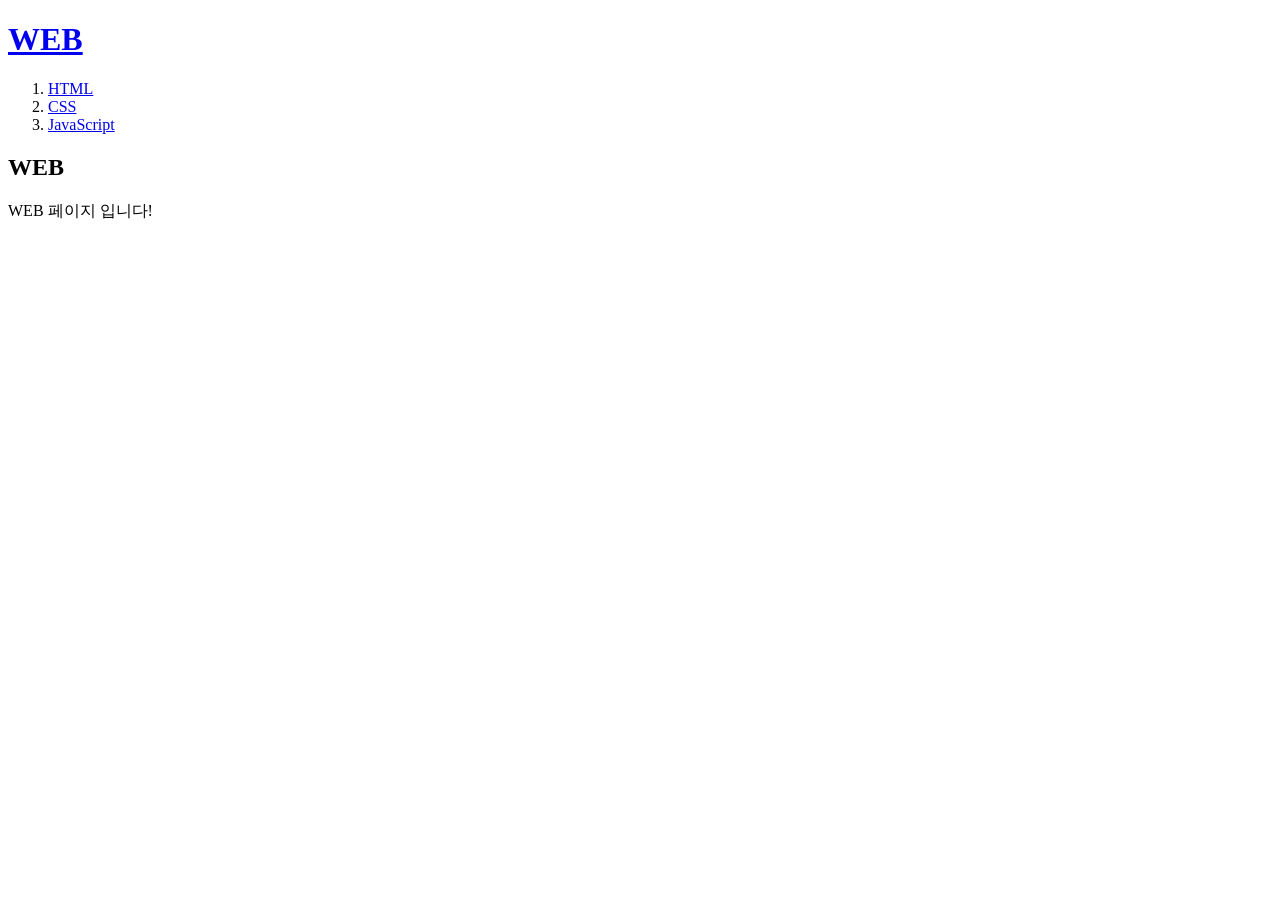
<file: Life-Coding-main/WEB/WEB1 - HTML & Internet/index.html>
<!doctype html>
<html>
    <head>
        <title>WEB1 - Welcome</title>
        <meta charset="utf-8">  <!-- utf-8 로 문서를 읽어줌. 한글 안깨지게 하기 위함 -->
    </head>
    <body>
        <h1><a href="index.html">WEB</a></h1>
        <ol>
            <li><a href="1.html">HTML</a></li>
            <li><a href="2.html">CSS</a></li>
            <li><a href="3.html">JavaScript</a></li>
        </ol>

        <h2>WEB</h2>
        <!-- <a>는 anchor(닻)이라는 뜻으로 링크를 걸어주는 tag임! -->
        <p>
            WEB 페이지 입니다!
        </p>
    </body>
</html>
</file>
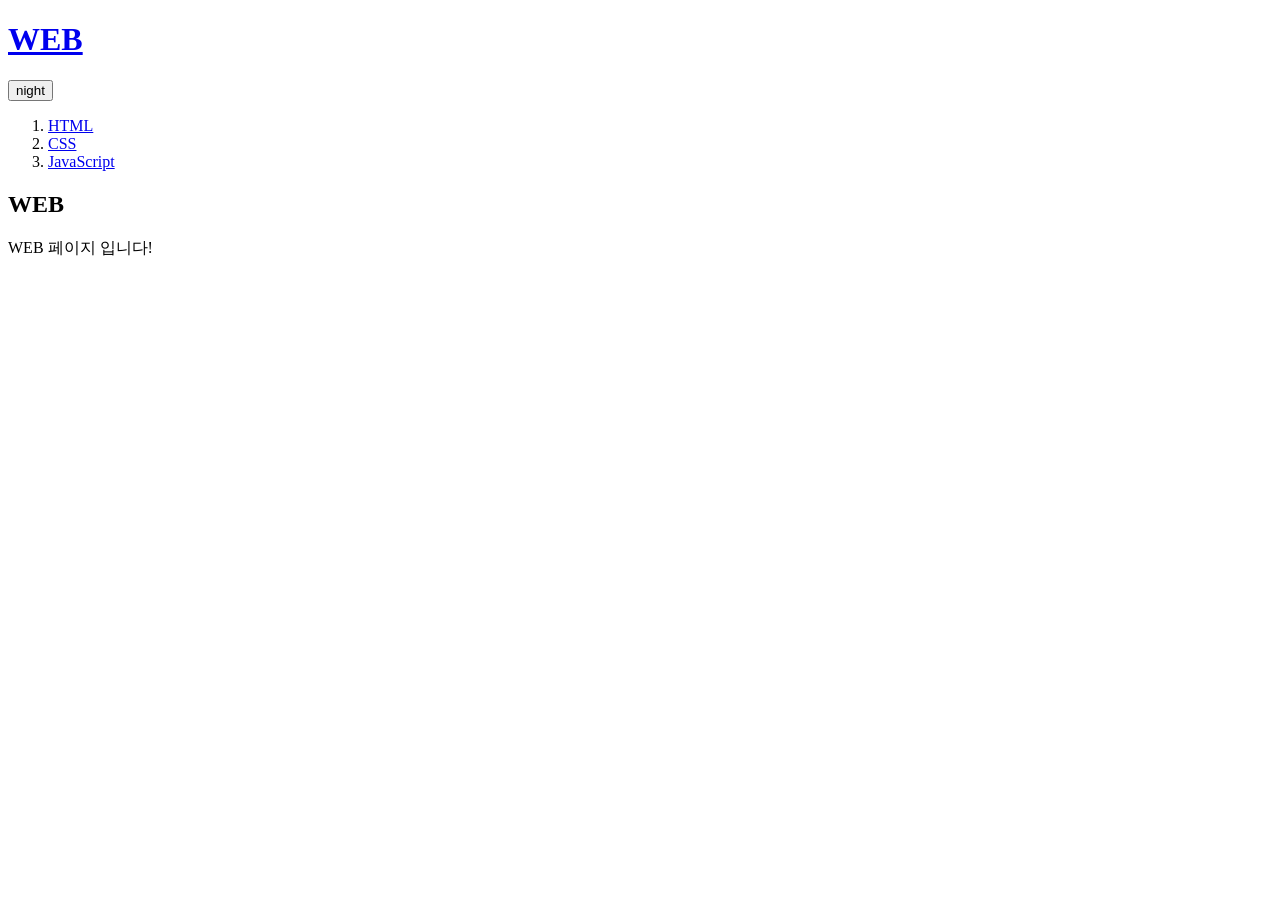
<file: Life-Coding-main/WEB/WEB2 - JavaScript/index.html>
<!doctype html>
<html>
    <head>
        <title>WEB1 - Welcome</title>
        <meta charset="utf-8">  <!-- utf-8 로 문서를 읽어줌. 한글 안깨지게 하기 위함 -->
        <script src='colors.js'></script>
    </head>
    <body>
        <h1><a href="index.html">WEB</a></h1>
        <input id='night_day' type='button' value='night' onclick="
            nightDayHandler(this)
        ">
        <ol>
            <li><a href="1.html">HTML</a></li>
            <li><a href="2.html">CSS</a></li>
            <li><a href="3.html">JavaScript</a></li>
        </ol>

        <h2>WEB</h2>
        <!-- <a>는 anchor(닻)이라는 뜻으로 링크를 걸어주는 tag임! -->
        <p>
            WEB 페이지 입니다!
        </p>
    </body>
</html>
</file>
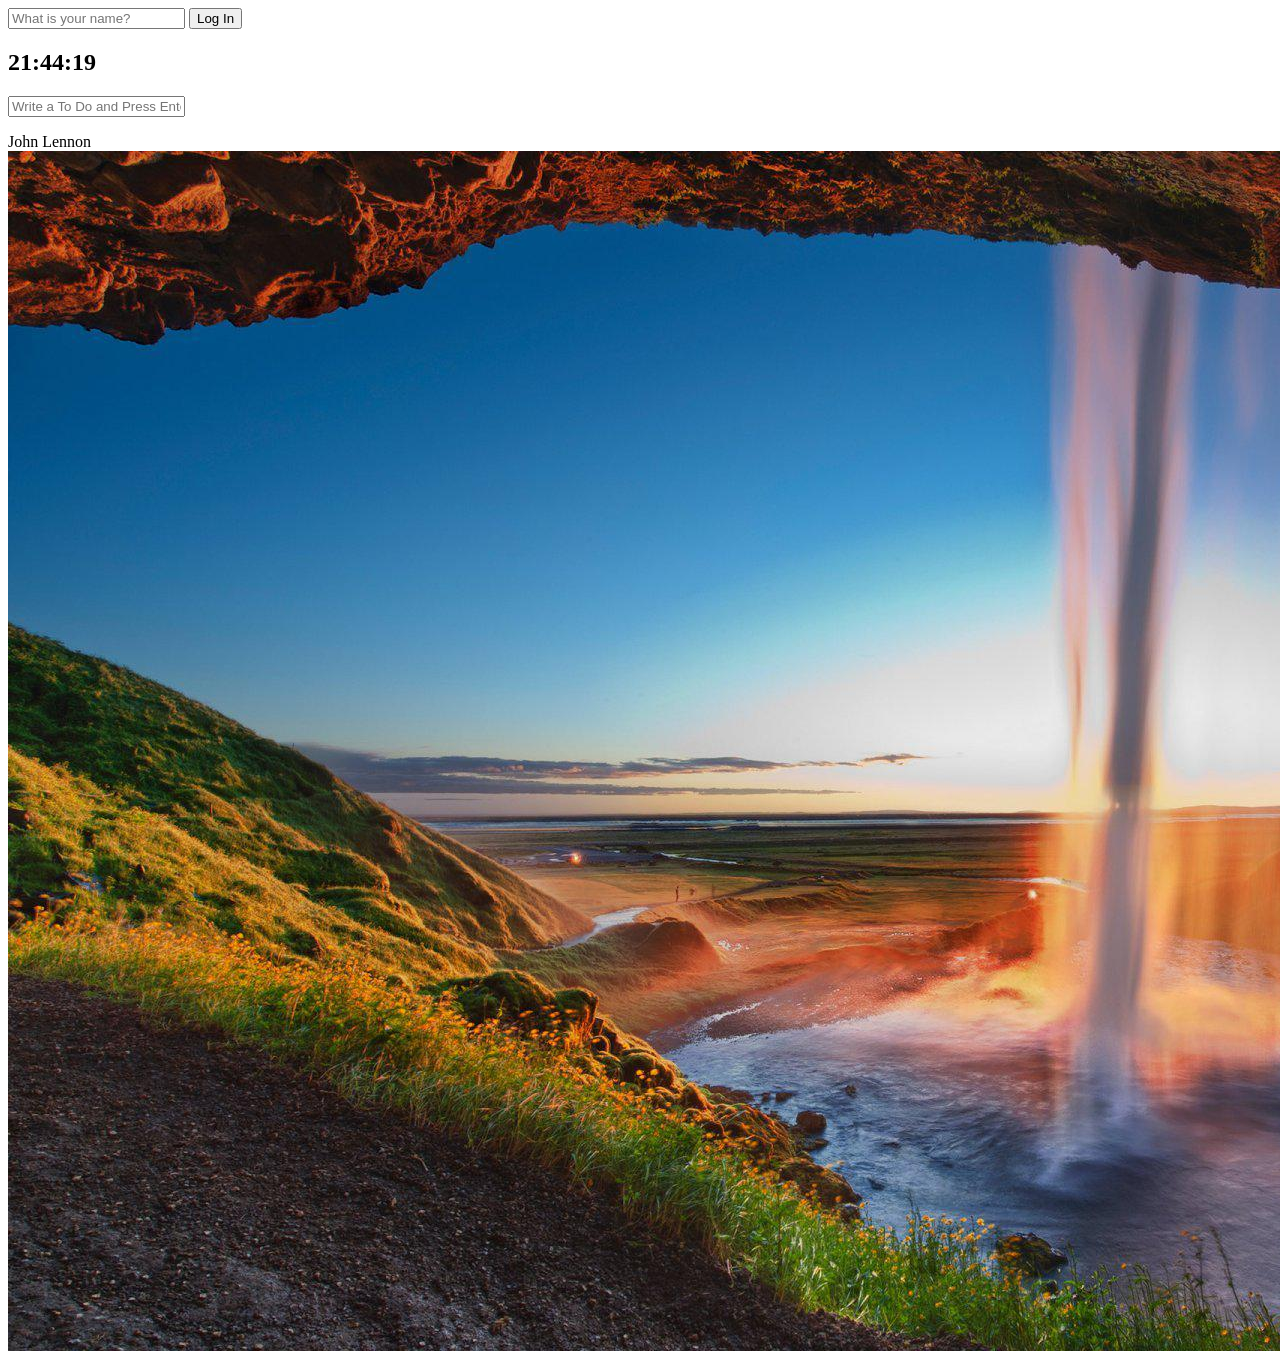
<file: NomadCoder/Nomad-Coders-main/Cloning-Chrome-App-with-VanillaJS/momentum/index.html>
<!DOCTYPE html>
<html lang="en">
<head>
    <meta charset="UTF-8">
    <meta name="viewport" content="width=device-width, initial-scale=1.0">
    <meta http-equiv="X-UA-Compatible" content="ie=edge">
    <link rel='stylesheet' href="css/style.css" />
    <title>Momentum App</title>
</head>
<body>
    <form class="hidden" id="login-form">
        <input 
            required
            maxlength="15"
            type="text"
            placeholder="What is your name?"
        />
        <button>Log In</button>
    </form>

    <h2 id="clock">00:00</h2>
    <h1 id="greeting" class="hidden"></h1>
    <form id="todo-form">
        <input type="text" placeholder="Write a To Do and Press Enter" required />
    </form>
    <ul id="todo-list"></ul>
    <div id="quote">
        <span></span>
        <span></span>
    </div>

    <script src='js/greeting.js'></script>
    <script src='js/clock.js'></script>
    <script src='js/quotes.js'></script>
    <script src='js/background.js'></script>
    <script src='js/todo.js'></script>
</body>
</html>
</file>
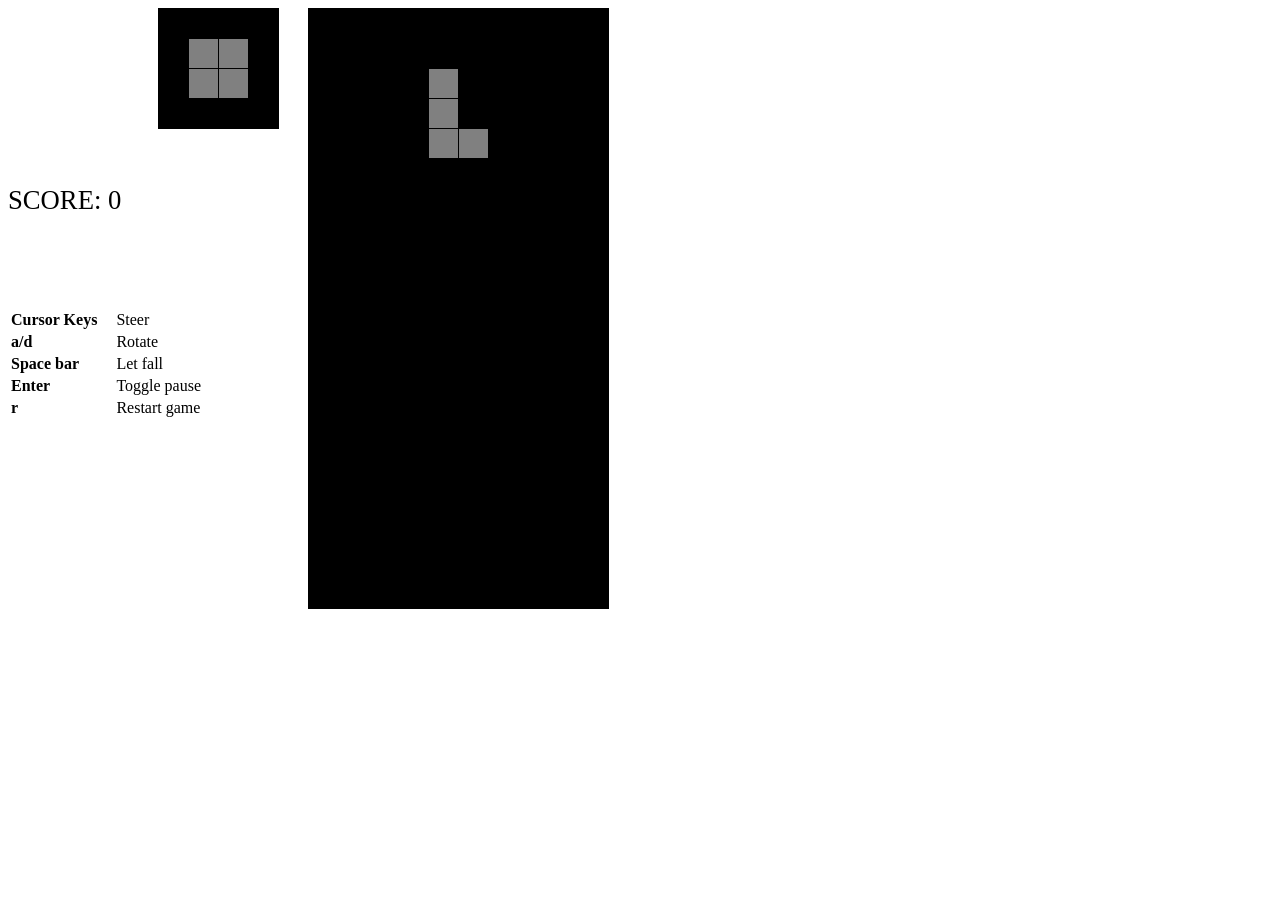
<file: tetris-on-a-plane-master/tetris.html>
<!doctype html>
<html>
<head>
<meta charset="utf-8">
<title>Tetris</title>
<link rel="stylesheet" type="text/css" href="tetris.css">
<script src="tetris.js"></script>
</head>
<body onload="tetris_run(document.body)">
</body>
</html>
</file>
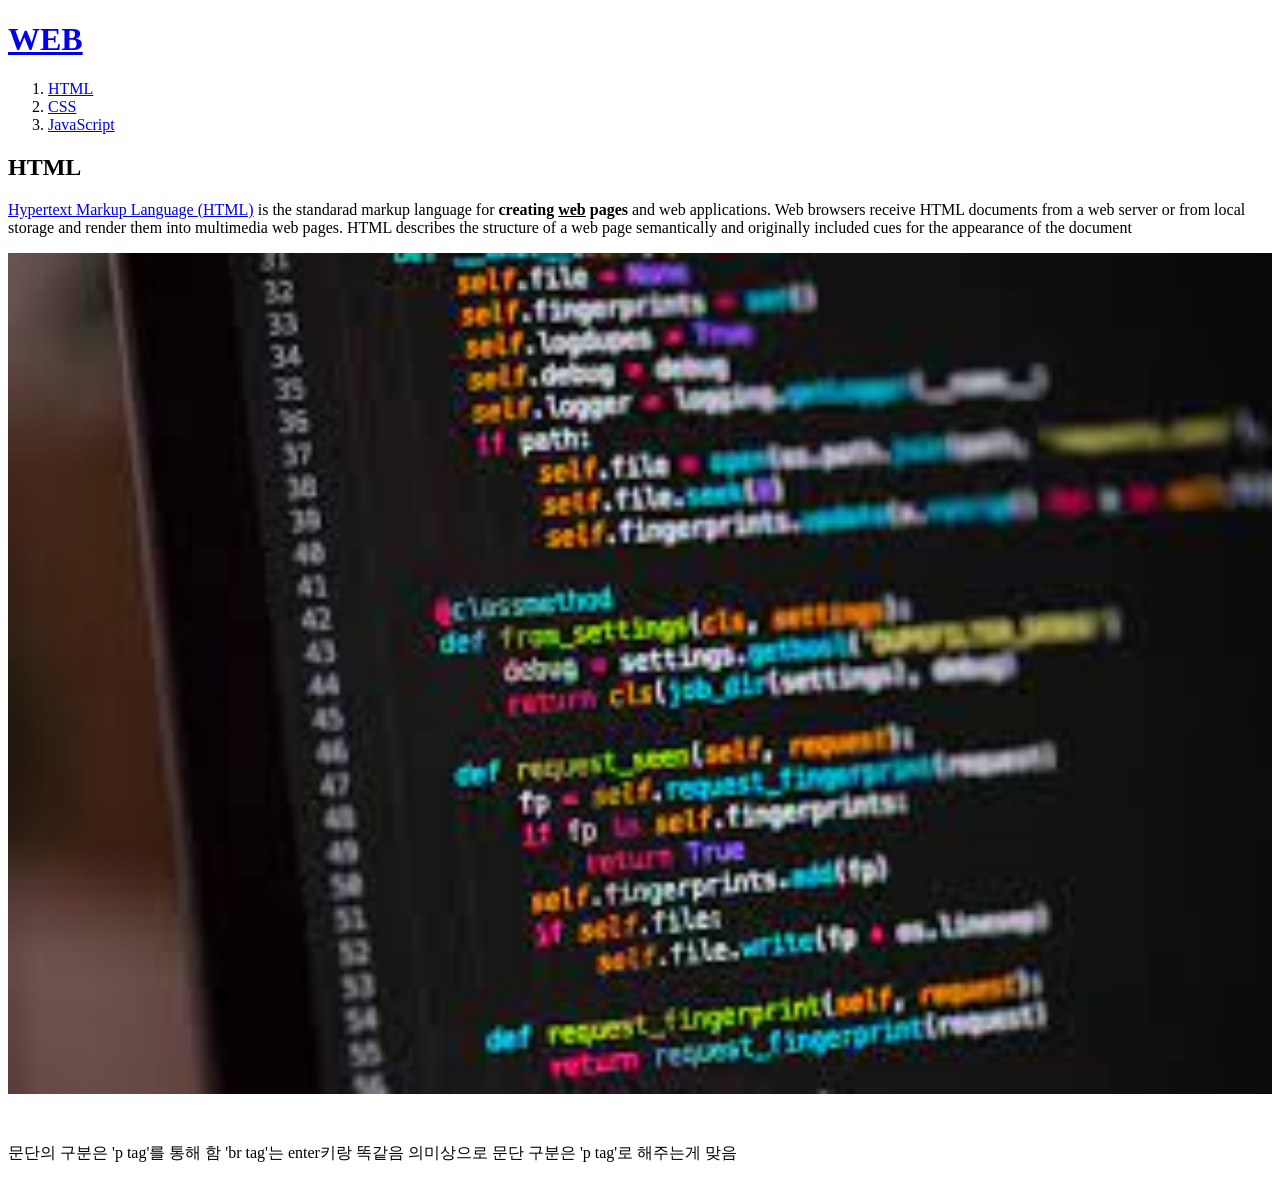
<file: Life-Coding-main/WEB/WEB1 - HTML & Internet/1.html>
<!doctype html>
<html>
    <head>
        <title>WEB1 - HTML</title>
        <meta charset="utf-8">  <!-- utf-8 로 문서를 읽어줌. 한글 안깨지게 하기 위함 -->
    </head>
    <body>
        <h1><a href="index.html">WEB</a></h1>
        <ol>
            <li><a href="1.html">HTML</a></li>
            <li><a href="2.html">CSS</a></li>
            <li><a href="3.html">JavaScript</a></li>
        </ol>

        <h2>HTML</h2>
        <!-- <a>는 anchor(닻)이라는 뜻으로 링크를 걸어주는 tag임! -->
        <p><a href="https://www.w3.org/TR/html5/" target="_blank" title="html5 speicification">
            Hypertext Markup Language (HTML)</a> is the standarad markup language for
            <strong>creating <u>web</u> pages</strong> and web applications.
            Web browsers receive HTML documents from a web server or from local storage
            and render them into multimedia web pages. HTML describes the 
            structure of a web page semantically and originally included cues for the 
            appearance of the document</p>
        <img src="1.jpeg" width="100%">  <!-- img는 이미지를 가져오는 tag. width="100%"는 가로를 화면에 딱 맞춘다는 뜻 -->
        <p style="margin-top:45px;">  <!-- style은 CSS임 -->
            문단의 구분은 'p tag'를 통해 함
            'br tag'는 enter키랑 똑같음
            의미상으로 문단 구분은 'p tag'로 해주는게 맞음
        </p>
    </body>
</html>
</file>
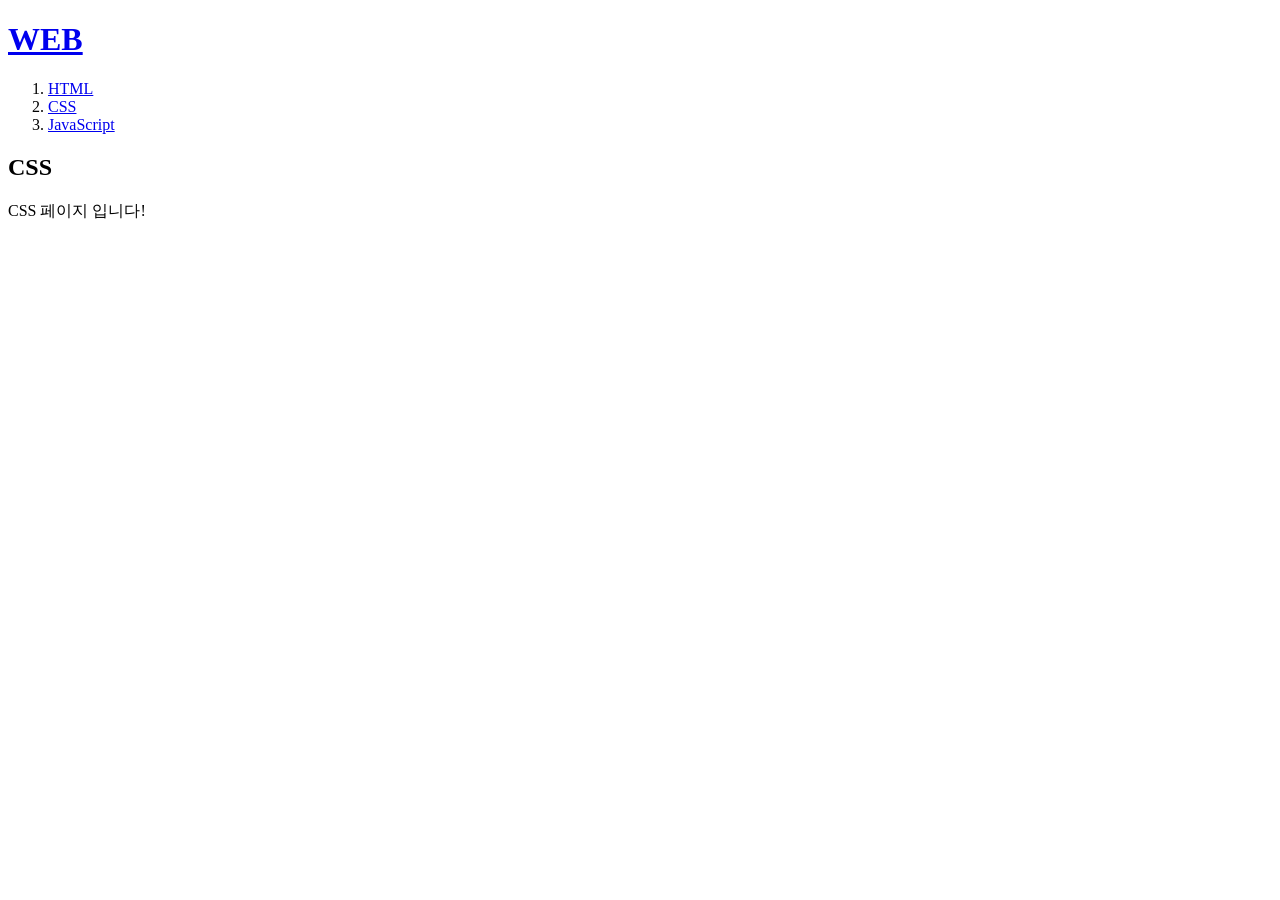
<file: Life-Coding-main/WEB/WEB1 - HTML & Internet/2.html>
<!doctype html>
<html>
    <head>
        <title>WEB1 - CSS</title>
        <meta charset="utf-8">  <!-- utf-8 로 문서를 읽어줌. 한글 안깨지게 하기 위함 -->
    </head>
    <body>
        <h1><a href="index.html">WEB</a></h1>
        <ol>
            <li><a href="1.html">HTML</a></li>
            <li><a href="2.html">CSS</a></li>
            <li><a href="3.html">JavaScript</a></li>
        </ol>

        <h2>CSS</h2>
        <p>
            CSS 페이지 입니다!
        </p>
    </body>
</html>
</file>
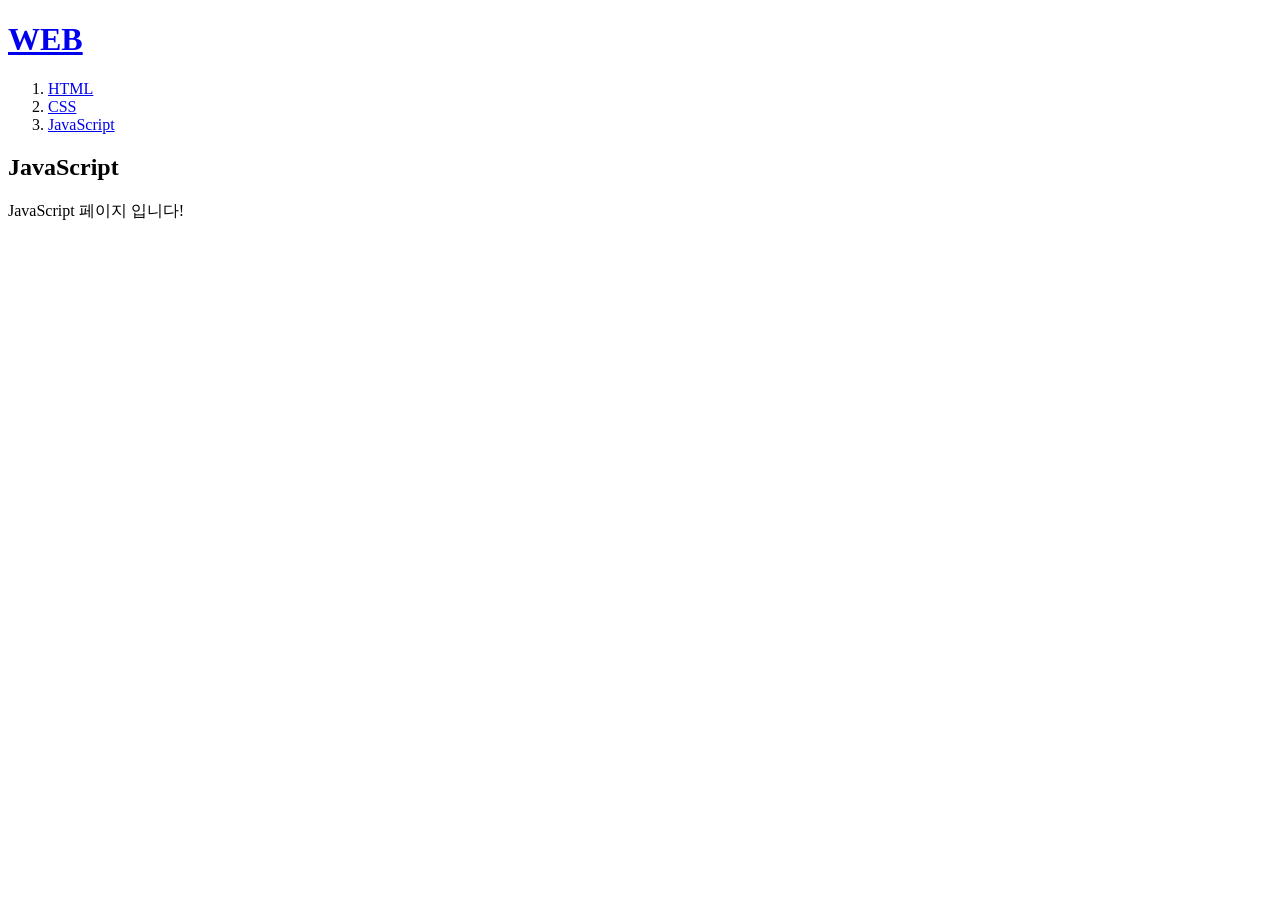
<file: Life-Coding-main/WEB/WEB1 - HTML & Internet/3.html>
<!doctype html>
<html>
    <head>
        <title>WEB1 - JavaScript</title>
        <meta charset="utf-8">  <!-- utf-8 로 문서를 읽어줌. 한글 안깨지게 하기 위함 -->
    </head>
    <body>
        <h1><a href="index.html">WEB</a></h1>
        <ol>
            <li><a href="1.html">HTML</a></li>
            <li><a href="2.html">CSS</a></li>
            <li><a href="3.html">JavaScript</a></li>
        </ol>

        <h2>JavaScript</h2>
        <!-- <a>는 anchor(닻)이라는 뜻으로 링크를 걸어주는 tag임! -->
        <p>
            JavaScript 페이지 입니다!
        </p>
    </body>
</html>
</file>
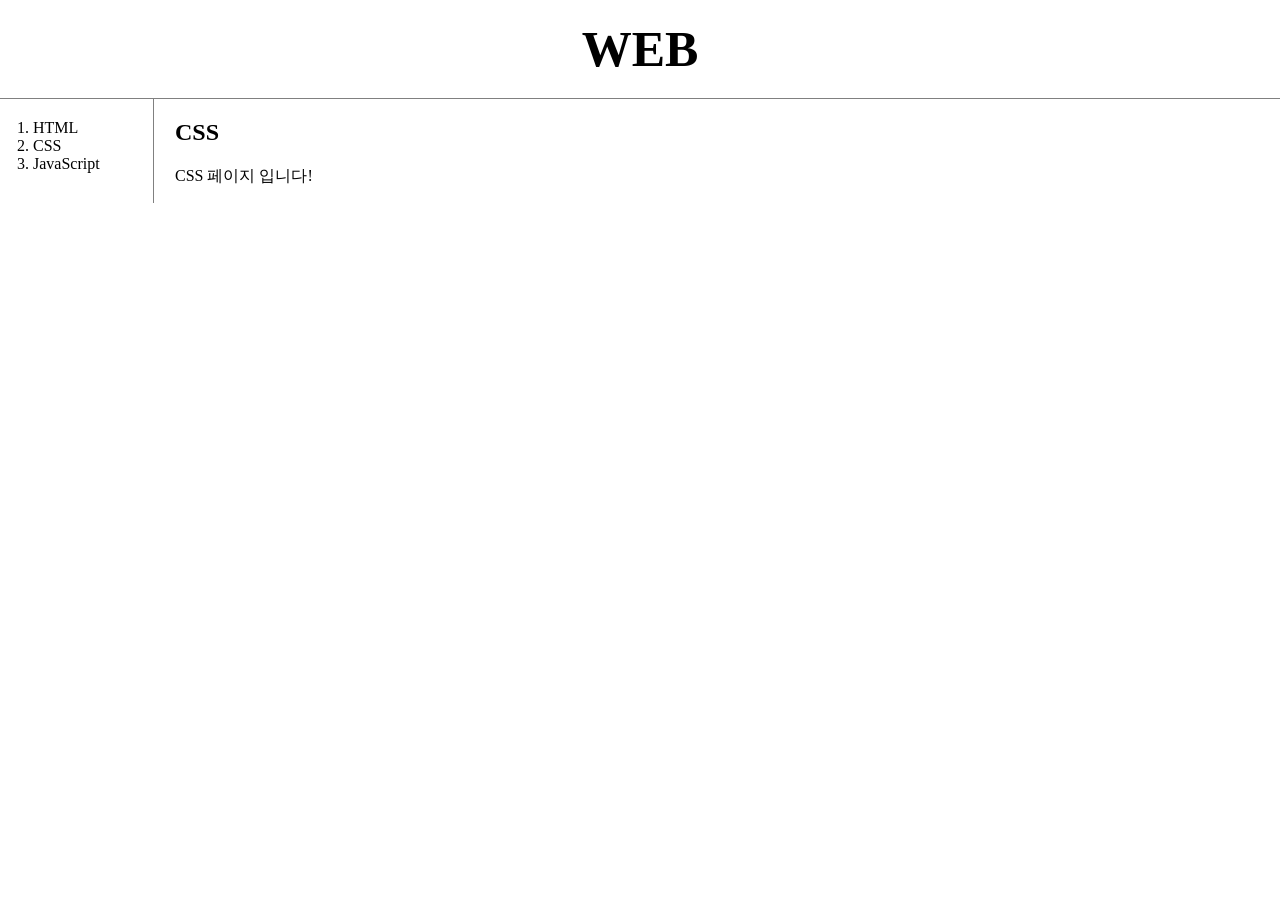
<file: Life-Coding-main/WEB/WEB2 - CSS/2(No CSS).html>
<!doctype html>
<html>
    <head>
        <title>WEB1 - CSS</title>
        <meta charset="utf-8">  <!-- utf-8 로 문서를 읽어줌. 한글 안깨지게 하기 위함 -->
        <!-- <style> 부분은 CSS임! style 내에 있는 부분으로 스타일링을 하라는 것! -->
        <style>
            /* '# : id 선택자' > '. : 클래스 선택자' > '태그 선택자' 의 순으로 강하다.
                즉, id 선택자가 1등으로 적용된다 */ 

            body {
                margin: 0;
            }
            a {  /* 선택자 : Selector - 이 페이지의 모든 a에 적용한다는 뜻 */
                color: black;  /* 효과 : declaration - 선택자에 적용할 효과를 의미 */
                text-decoration: none;  /* ; 은 줄 구분용임 */
            }
            /* #active {  #은 id 선택자이다. 클래스 선택자보다 강하다!
                color:red;
            } */
            /*.saw {   .saw = 클래스가 saw인 선택자를 가리킴  . 이 중요함! 
                color:gray;
            } */
            h1 {
                /* property: value 의 구조 */
                /* 따라서 검색할 때 property를 검색하면 됨! */
                font-size: 50px;
                text-align: center;  /* css text center property 라고 검색했음 */
                border-bottom: 1px solid gray;
                margin: 0;
                padding: 20px;
            }
            ol {
                border-right: 1px solid gray;
                width: 100px;
                margin: 0;
                padding: 20px;
            }
            #grid {
                display: grid;
                grid-template-columns: 150px 1fr;
            }
            #grid ol {  /* id="grid" 아래에 <ol> 태그가 오면 적용하는 style */
                padding-left: 33px;
            }
            #article {
                padding-left: 25px;
            }
            
            /* 미디어 쿼리 : 화면의 변화에 반응하는 웹 => @media로 구현 */
            /* screen width < 600px */
            @media(max-width:600px) {
                #grid {
                    display: block;
                }
                ol {
                    border-right: none;
                }
                h1 {
                    border-bottom: none;
                }
            }
        </style>
    </head>
    <body>
        <h1><a href="index.html">WEB</a></h1>
        <div id="grid">
            <ol>
                <!-- <a>에 class="saw" 를 넣으면 style의 .saw 를 이용할 수 있음 -->
                <li><a href="1.html">HTML</a></li>
                <li><a href="2.html">CSS</a></li>
                <li><a href="3.html">JavaScript</a></li>
            </ol>
            <div id='article'>
                <h2>CSS</h2>
                <p>
                    CSS 페이지 입니다!
                </p>
                <!--
                    <h1><a href="index.html">WEB</a></h1>
                <ol>
                    <li><a href="1.html">HTML</a></li>
                    <li><a href="2.html">CSS</a></li>
                    <li><a href="3.html">JavaScript</a></li>
                </ol>
                -->
            </div>
        </div>
    </body>
</html>
</file>
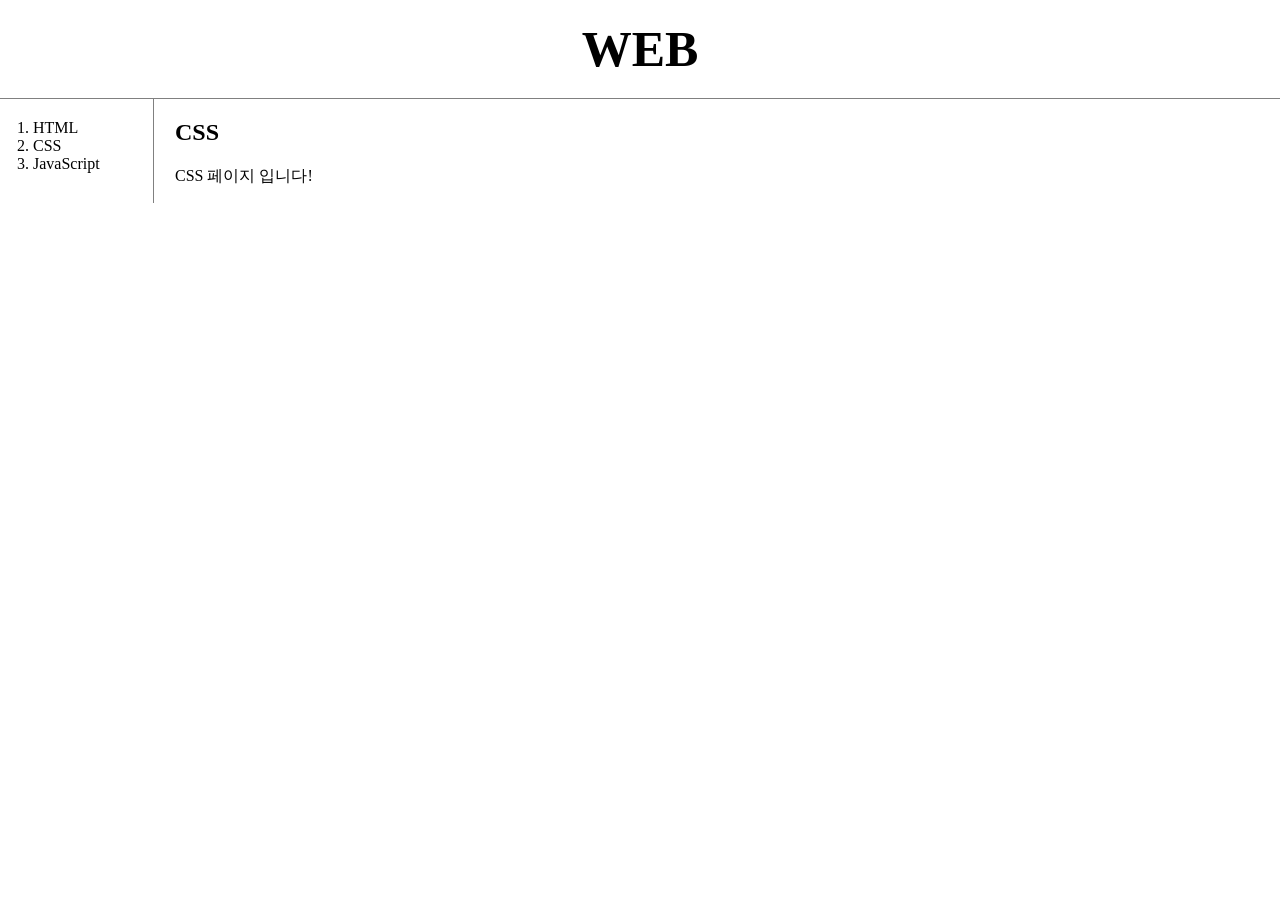
<file: Life-Coding-main/WEB/WEB2 - CSS/2.html>
<!doctype html>
<html>
    <head>
        <title>WEB1 - CSS</title>
        <meta charset="utf-8">  <!-- utf-8 로 문서를 읽어줌. 한글 안깨지게 하기 위함 -->
        
        <!-- link 태그를 통해 CSS 파일의 링크를 전달 => CSS를 간단하게 모든 파일에 전달 가능 -->
        <link rel="stylesheet" href="style.css">
    </head>
    <body>
        <h1><a href="index.html">WEB</a></h1>
        <div id="grid">
            <ol>
                <!-- <a>에 class="saw" 를 넣으면 style의 .saw 를 이용할 수 있음 -->
                <li><a href="1.html">HTML</a></li>
                <li><a href="2.html">CSS</a></li>
                <li><a href="3.html">JavaScript</a></li>
            </ol>
            <div id='article'>
                <h2>CSS</h2>
                <p>
                    CSS 페이지 입니다!
                </p>
                <!--
                    <h1><a href="index.html">WEB</a></h1>
                <ol>
                    <li><a href="1.html">HTML</a></li>
                    <li><a href="2.html">CSS</a></li>
                    <li><a href="3.html">JavaScript</a></li>
                </ol>
                -->
            </div>
        </div>
    </body>
</html>
</file>
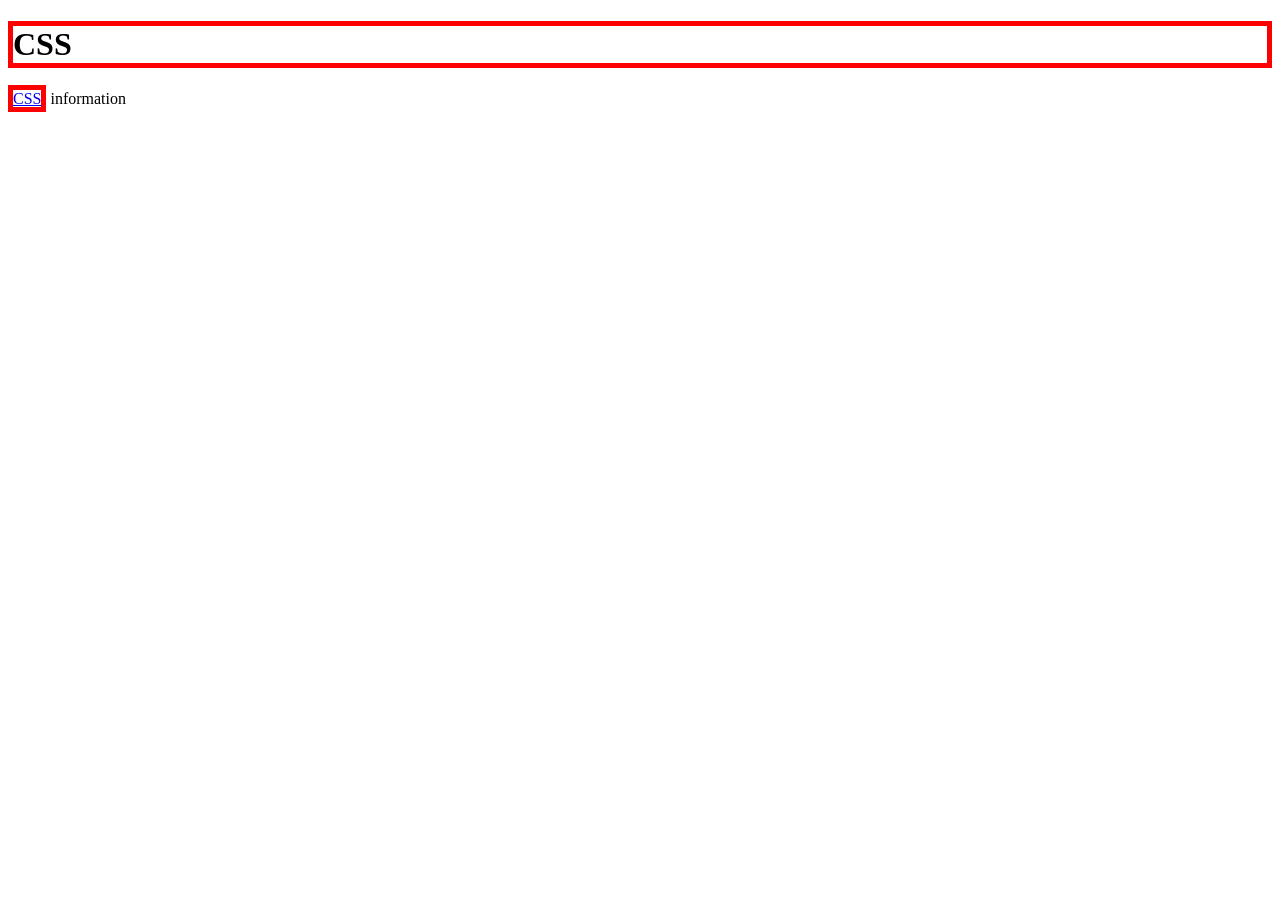
<file: Life-Coding-main/WEB/WEB2 - CSS/box.html>
<!DOCTYPE html>
<html>
    <head>
        <meta charset="utf-8">
        <title></title>
        <style>
            /*
            block level element - 화면 전체 사용
            */
            h1, a {  /* , 를 통해 동시에 가능 */
                border-width: 5px;
                border-color: red;
                border-style: solid;
                /* display: inline;  =>  element level을 강제 지정 */
                /* display: none  => 화면에 표시하지 않을 수 있음! */
            }

            /*
            inline element - 화면의 일부 사용
            a {
                border-width: 5px;
                border-color: red;
                border-style: solid;
            }
            */
        </style>
    </head>
    <body>
        <h1>CSS</h1>
        <a href="https:en.wikipedia.org/wiki/Cascading Style Sheets">
            CSS</a> information 
    </body>
</html>
</file>
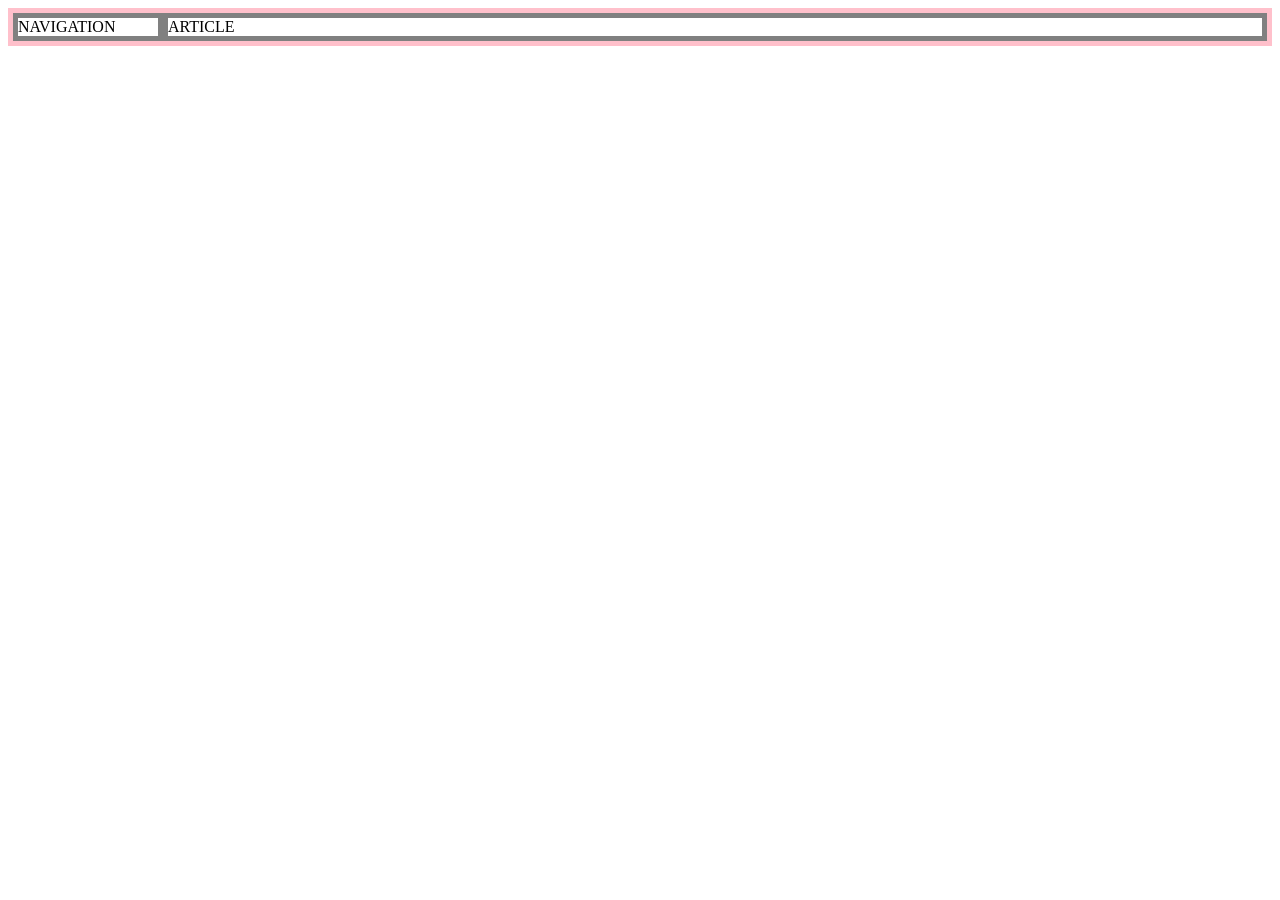
<file: Life-Coding-main/WEB/WEB2 - CSS/grid.html>
<!DOCTYPE html>
<html>
    <head>
        <meta charset="utf-8">
        <title></title>
        <style>
            #grid {
                border: 5px solid pink;
                display: grid;
                grid-template-columns: 150px 1fr;
                /* 2fr = 남은 화면을 2의 비중으로 차지 */
                /* 100px 1fr 1fr = 100px고정 1개, 남은 화면을 2개가 1:1로 나눠가짐 */
            }
            /* div는 block element, span은 inline element이고 의미는 같다! */
            div {  /* div는 꾸미기를 위한 무색,무취의 tag! */
                border: 5px solid gray;
            }
        </style>
    </head>
    <body>
        <div id="grid">
            <div>NAVIGATION</div> 
            <div>ARTICLE</div>
        </div>
    </body>
</html>

<!-- caniuse.com 이라는 사이트에서 
        사용하려는 기술이 아직까지도 유효한지 검색 가능 -->
</file>
<file: NomadCoder/Nomad-Coders-main/Cloning-Chrome-App-with-VanillaJS/momentum/css/style.css>
.hidden {
    display: none;
}
</file>
<file: tetris-on-a-plane-master/tetris.css>
div.tetrisGame {
  position: relative;
  margin: 0;
  padding: 0;
  border: none;
  width: 600px;
  height: 600px;
}

div.tetrisGame div.tetrisLeftPane {
  position: absolute;
  top: 0;
  left: 0;
  width: 300px;
}

div.tetrisLeftPane div.tetrisScore {
  position: absolute;
  top: 150px;
  left: 0;
  font-size: 20pt;
}

div.tetrisLeftPane div.tetrisPreview {
  position: absolute;
  left: 150px;
  width: 120px;  /* 4 cols * 30px */
  height: 120px;  /* 4 rows * 30px */
}

div.tetrisLeftPane div.tetrisUsage {
  position: absolute;
  left: 0;
  top: 300px;
}

div.tetrisLeftPane div.tetrisUsage th,
div.tetrisLeftPane div.tetrisUsage td {
  text-align: left;
}

div.tetrisLeftPane div.tetrisUsage td {
  padding-left: 1em;
}

div.tetrisRightPane {
  position: absolute;
  left: 300px;
  top: 0px;
  width: 300px;  /* 10 cols * 30px */
  height: 600px;  /* 20 rows * 30px */
}

div.tetrisRightPane div.tetrisBoard {
  position: absolute;
  left: 0;
  top: 0;
  width: 300px;  /* 10 cols * 30px */
  height: 600px;  /* 20 rows * 30px */
}

div.tetrisBlock {
  position: absolute;
  width: 29px;
  height: 29px;
  border: 1px solid black;
  background-color: black;
}

div.tetrisBlock.habitated {
  border: 1px solid black;
  background-color: gray;
}
</file>
<file: Life-Coding-main/WEB/WEB2 - CSS/style.css>
/* 
<선택자 정리>

none : 기본 선택자
.    : 클래스 선택자
#    : id 선택자

우선순위 : id > . > none
*/

body {
    margin: 0;
}
a {  /* 선택자 : Selector - 이 페이지의 모든 a에 적용한다는 뜻 */
    color: black;  /* 효과 : declaration - 선택자에 적용할 효과를 의미 */
    text-decoration: none;  /* ; 은 줄 구분용임 */
}
/* #active {  #은 id 선택자이다. 클래스 선택자보다 강하다!
    color:red;
} */
/*.saw {   .saw = 클래스가 saw인 선택자를 가리킴  . 이 중요함! 
    color:gray;
} */
h1 {
    /* property: value 의 구조 */
    /* 따라서 검색할 때 property를 검색하면 됨! */
    font-size: 50px;
    text-align: center;  /* css text center property 라고 검색했음 */
    border-bottom: 1px solid gray;
    margin: 0;
    padding: 20px;
}
ol {
    border-right: 1px solid gray;
    width: 100px;
    margin: 0;
    padding: 20px;
}
#grid {
    display: grid;
    grid-template-columns: 150px 1fr;
}
#grid ol {  /* id="grid" 아래에 <ol> 태그가 오면 적용하는 style */
    padding-left: 33px;
}
#article {
    padding-left: 25px;
}

/* 미디어 쿼리 : 화면의 변화에 반응하는 웹 => @media로 구현 */
/* screen width < 600px */
@media(max-width:600px) {
    #grid {
        display: block;
    }
    ol {
        border-right: none;
    }
    h1 {
        border-bottom: none;
    }
}
</file>
